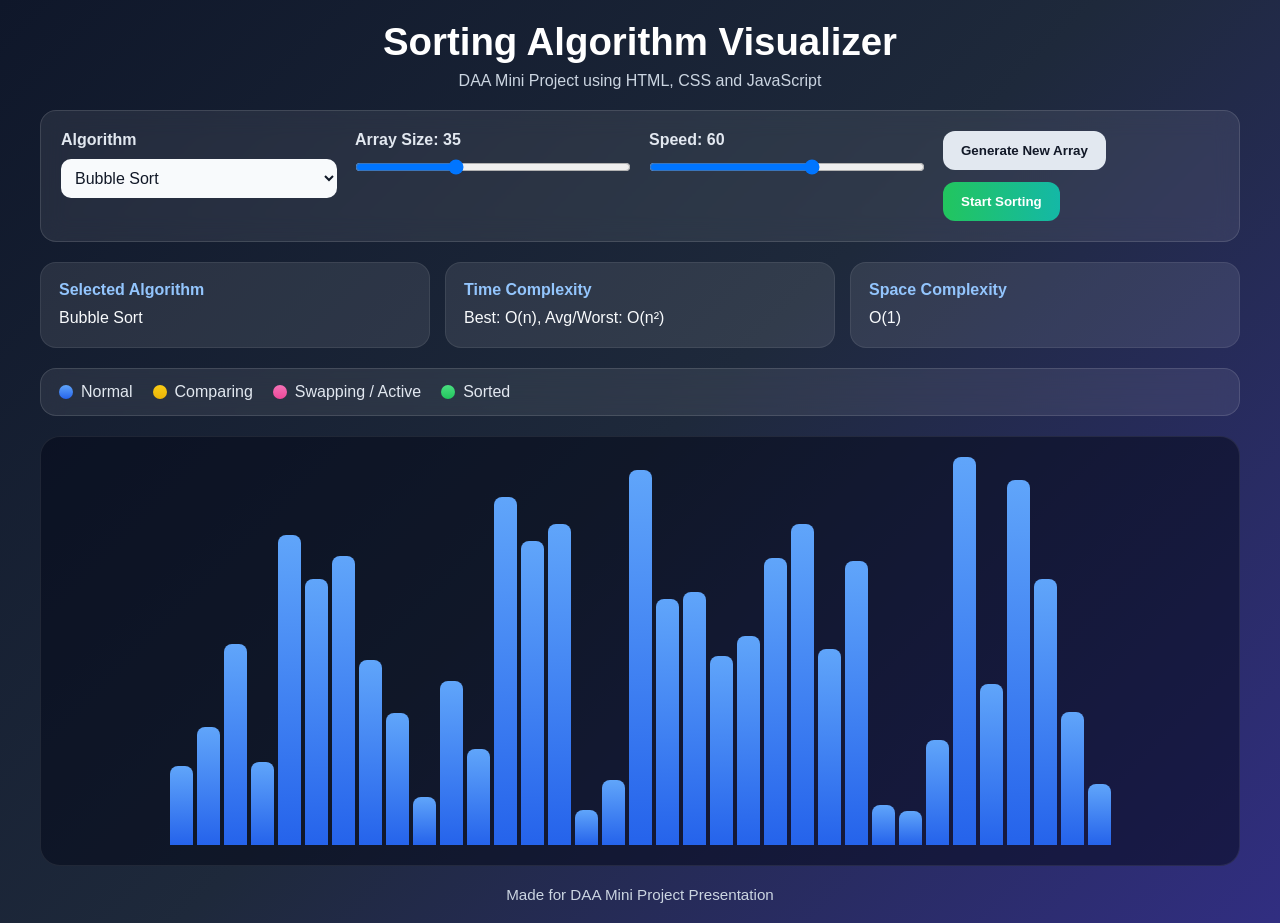
<file: index.html>
<!DOCTYPE html>
<html lang="en">
<head>
  <meta charset="UTF-8" />
  <meta name="viewport" content="width=device-width, initial-scale=1.0" />
  <title>DAA Mini Project - Sorting Visualizer</title>
  <link rel="stylesheet" href="style.css" />
</head>
<body>
  <div class="container">
    <header>
      <h1>Sorting Algorithm Visualizer</h1>
      <p>DAA Mini Project using HTML, CSS and JavaScript</p>
    </header>

    <section class="controls glass">
      <div class="control-group">
        <label for="algorithm">Algorithm</label>
        <select id="algorithm">
          <option value="bubble">Bubble Sort</option>
          <option value="selection">Selection Sort</option>
          <option value="insertion">Insertion Sort</option>
          <option value="merge">Merge Sort</option>
          <option value="quick">Quick Sort</option>
        </select>
      </div>

      <div class="control-group">
        <label for="size">Array Size: <span id="sizeValue">35</span></label>
        <input type="range" id="size" min="10" max="80" value="35" />
      </div>

      <div class="control-group">
        <label for="speed">Speed: <span id="speedValue">60</span></label>
        <input type="range" id="speed" min="1" max="100" value="60" />
      </div>

      <div class="buttons">
        <button id="generateBtn">Generate New Array</button>
        <button id="startBtn" class="primary">Start Sorting</button>
      </div>
    </section>

    <section class="dashboard">
      <div class="card">
        <h3>Selected Algorithm</h3>
        <p id="algoName">Bubble Sort</p>
      </div>
      <div class="card">
        <h3>Time Complexity</h3>
        <p id="timeComplexity">Best: O(n), Avg/Worst: O(n²)</p>
      </div>
      <div class="card">
        <h3>Space Complexity</h3>
        <p id="spaceComplexity">O(1)</p>
      </div>
    </section>

    <section class="legend glass">
      <div class="legend-item">
        <span class="dot normal"></span> Normal
      </div>
      <div class="legend-item">
        <span class="dot compare"></span> Comparing
      </div>
      <div class="legend-item">
        <span class="dot active"></span> Swapping / Active
      </div>
      <div class="legend-item">
        <span class="dot sorted"></span> Sorted
      </div>
    </section>

    <div id="arrayContainer" class="array-container"></div>

    <footer>
      <p>Made for DAA Mini Project Presentation</p>
    </footer>
  </div>

  <script src="script.js"></script>
</body>
</html>
</file>
<file: style.css>
* {
  margin: 0;
  padding: 0;
  box-sizing: border-box;
  font-family: Arial, Helvetica, sans-serif;
}

body {
  min-height: 100vh;
  background: linear-gradient(135deg, #0f172a, #1e293b, #312e81);
  color: white;
  padding: 20px;
}

.container {
  max-width: 1200px;
  margin: auto;
}

header {
  text-align: center;
  margin-bottom: 20px;
}

header h1 {
  font-size: 2.4rem;
  margin-bottom: 8px;
  color: #ffffff;
}

header p {
  color: #cbd5e1;
  font-size: 1rem;
}

.glass {
  background: rgba(255, 255, 255, 0.08);
  border: 1px solid rgba(255, 255, 255, 0.12);
  backdrop-filter: blur(12px);
  border-radius: 16px;
}

.controls {
  padding: 20px;
  display: grid;
  grid-template-columns: repeat(auto-fit, minmax(220px, 1fr));
  gap: 18px;
  margin-bottom: 20px;
}

.control-group {
  display: flex;
  flex-direction: column;
  gap: 10px;
}

label {
  font-weight: bold;
  color: #e2e8f0;
}

select,
input[type="range"] {
  width: 100%;
}

select {
  padding: 10px;
  border-radius: 10px;
  border: none;
  outline: none;
  background: #f8fafc;
  color: #111827;
  font-size: 1rem;
}

.buttons {
  display: flex;
  flex-wrap: wrap;
  gap: 12px;
  align-items: end;
}

button {
  padding: 12px 18px;
  border: none;
  border-radius: 12px;
  cursor: pointer;
  font-weight: bold;
  transition: 0.25s ease;
  background: #e2e8f0;
  color: #111827;
}

button:hover {
  transform: translateY(-2px);
  opacity: 0.95;
}

button.primary {
  background: linear-gradient(90deg, #22c55e, #14b8a6);
  color: white;
}

button:disabled,
select:disabled,
input:disabled {
  opacity: 0.6;
  cursor: not-allowed;
}

.dashboard {
  display: grid;
  grid-template-columns: repeat(auto-fit, minmax(220px, 1fr));
  gap: 15px;
  margin-bottom: 20px;
}

.card {
  background: rgba(255, 255, 255, 0.09);
  border-radius: 16px;
  padding: 18px;
  border: 1px solid rgba(255, 255, 255, 0.08);
}

.card h3 {
  margin-bottom: 8px;
  color: #93c5fd;
  font-size: 1rem;
}

.card p {
  color: #f8fafc;
  font-size: 1rem;
  line-height: 1.4;
}

.legend {
  display: flex;
  flex-wrap: wrap;
  gap: 20px;
  padding: 14px 18px;
  margin-bottom: 20px;
}

.legend-item {
  display: flex;
  align-items: center;
  gap: 8px;
  color: #e2e8f0;
}

.dot {
  width: 14px;
  height: 14px;
  border-radius: 50%;
  display: inline-block;
}

.dot.normal {
  background: linear-gradient(180deg, #60a5fa, #2563eb);
}

.dot.compare {
  background: linear-gradient(180deg, #facc15, #eab308);
}

.dot.active {
  background: linear-gradient(180deg, #f472b6, #ec4899);
}

.dot.sorted {
  background: linear-gradient(180deg, #4ade80, #22c55e);
}

.array-container {
  height: 430px;
  display: flex;
  align-items: flex-end;
  justify-content: center;
  gap: 4px;
  padding: 20px;
  border-radius: 20px;
  background: rgba(2, 6, 23, 0.5);
  border: 1px solid rgba(255, 255, 255, 0.08);
  overflow: hidden;
}

.bar {
  display: flex;
  align-items: flex-end;
  justify-content: center;
  border-radius: 8px 8px 0 0;
  background: linear-gradient(180deg, #60a5fa, #2563eb);
  transition: height 0.15s ease, background 0.15s ease;
  color: white;
  font-size: 11px;
  font-weight: bold;
  position: relative;
}

.bar.compare {
  background: linear-gradient(180deg, #fde047, #eab308);
}

.bar.active {
  background: linear-gradient(180deg, #fb7185, #ec4899);
}

.bar.sorted {
  background: linear-gradient(180deg, #4ade80, #16a34a);
}

.bar-label {
  position: absolute;
  bottom: -20px;
  font-size: 10px;
  color: #cbd5e1;
}

footer {
  text-align: center;
  margin-top: 20px;
  color: #cbd5e1;
  font-size: 0.95rem;
}

@media (max-width: 768px) {
  header h1 {
    font-size: 1.8rem;
  }

  .array-container {
    height: 320px;
    gap: 2px;
    padding: 12px;
  }

  .buttons {
    flex-direction: column;
    align-items: stretch;
  }
}
</file>
